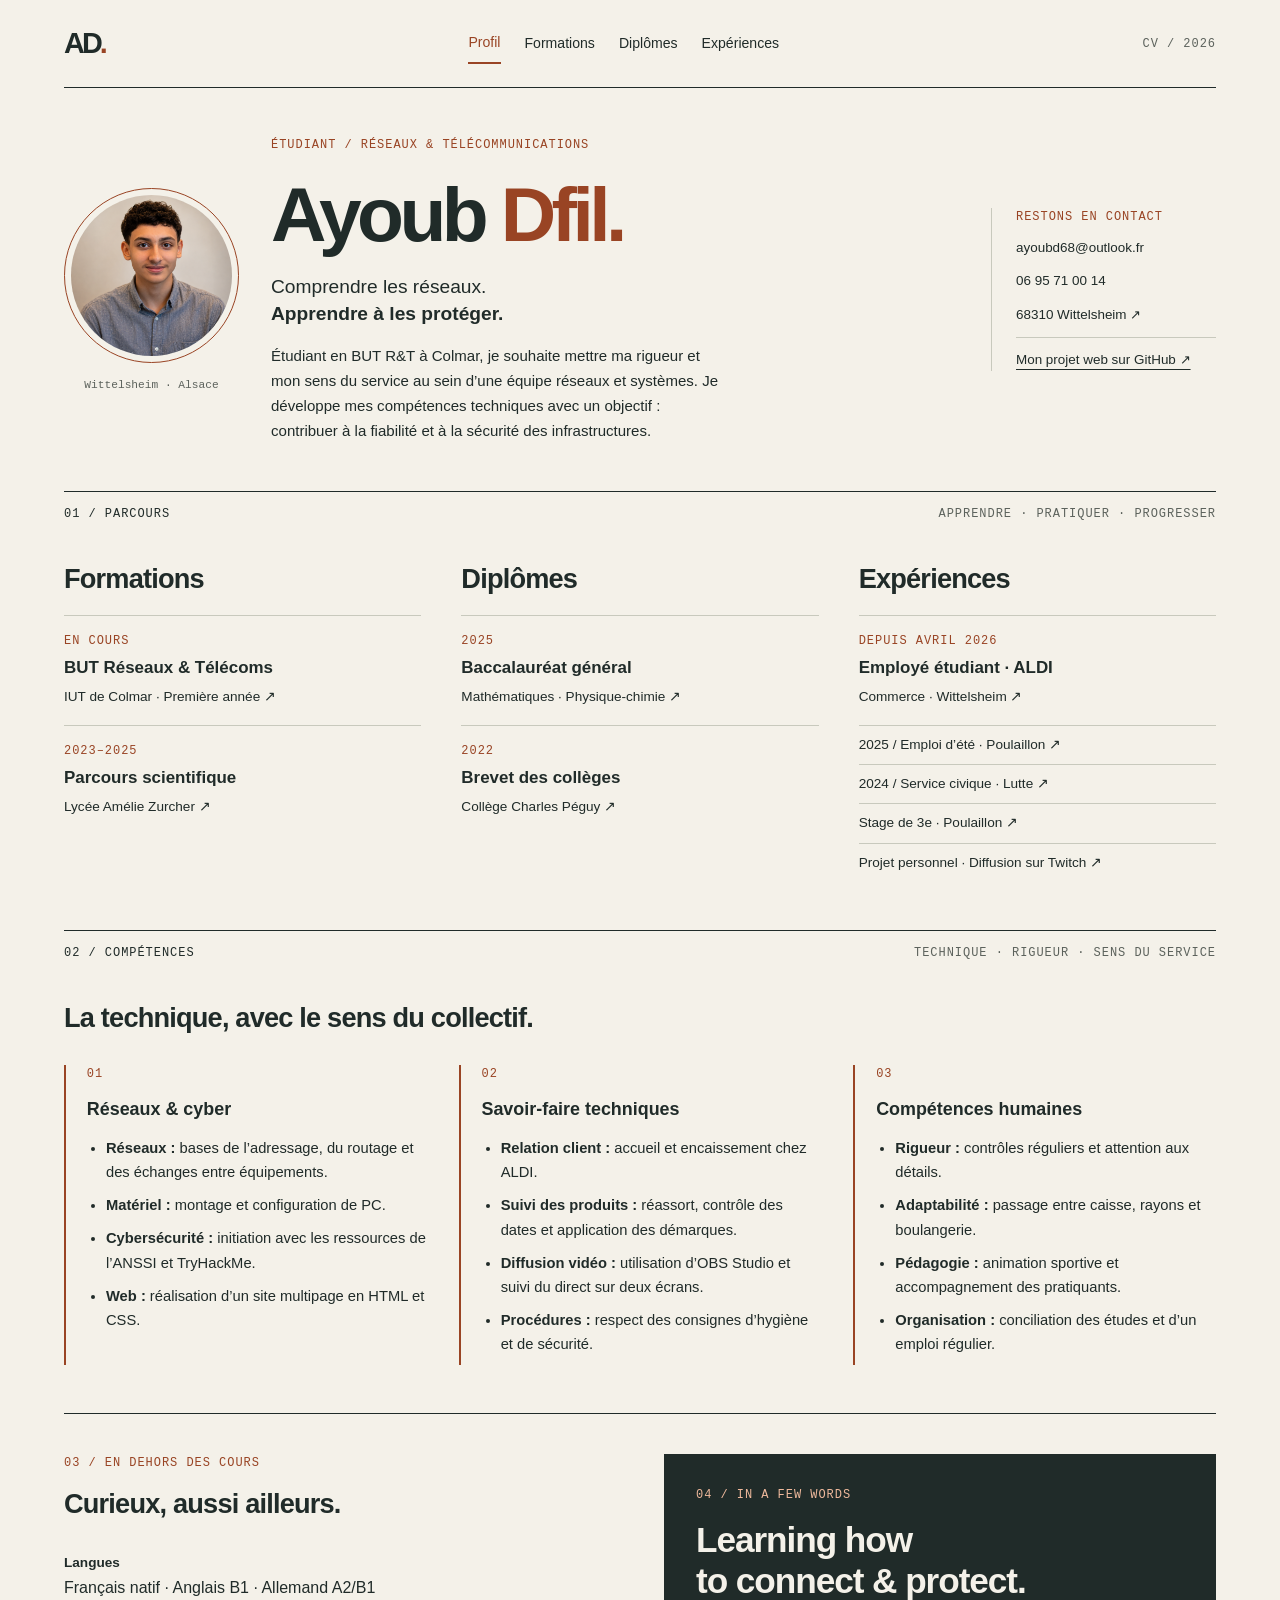
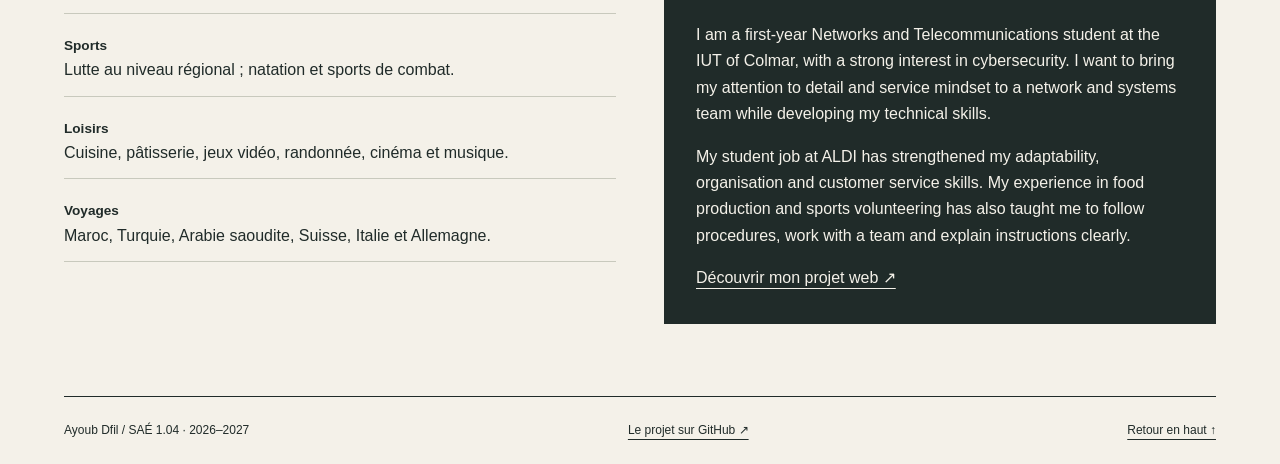
<file: index.html>
<!doctype html>
<html lang="fr">
  <head>
    <meta charset="utf-8">
    <meta name="viewport" content="width=device-width, initial-scale=1">
    <meta name="author" content="Ayoub Dfil">
    <meta name="keywords" content="Ayoub Dfil, CV, réseaux, télécommunications, cybersécurité, IUT Colmar">
    <meta name="description" content="Profil d’Ayoub Dfil, étudiant en BUT Réseaux et Télécommunications à Colmar.">
    <title>Profil — Ayoub Dfil</title>
    <link rel="stylesheet" href="style.css">
  </head>
  <body id="haut">
    <a class="lien-contenu" href="#contenu">Aller au contenu</a>
    <div class="page">
      <nav class="menu" aria-label="Navigation principale">
        <a class="initiales" href="index.html" aria-label="Ayoub Dfil, accueil">AD<span>.</span></a>
        <div class="liens-menu">
          <a href="index.html" aria-current="page">Profil</a>
          <a href="formations.html">Formations</a>
          <a href="diplomes.html">Diplômes</a>
          <a href="experiences.html">Expériences</a>
        </div>
        <span class="annee">CV / 2026</span>
      </nav>
      <header class="presentation">
        <figure class="photo">
          <img src="photo.png" alt="Portrait d’Ayoub Dfil" width="600" height="600">
          <figcaption>Wittelsheim · Alsace</figcaption>
        </figure>
        <div class="identite">
          <p class="etiquette">Étudiant / Réseaux &amp; Télécommunications</p>
          <h1>Ayoub <span>Dfil.</span></h1>
          <p class="objectif">Comprendre les réseaux.<br><strong>Apprendre à les protéger.</strong></p>
          <p>Étudiant en BUT R&amp;T à Colmar, je souhaite mettre ma rigueur et mon sens du service au sein d’une équipe réseaux et systèmes. Je développe mes compétences techniques avec un objectif : contribuer à la fiabilité et à la sécurité des infrastructures.</p>
        </div>
        <address class="coordonnees">
          <span class="etiquette">Restons en contact</span>
          <a href="mailto:ayoubd68@outlook.fr">ayoubd68@outlook.fr</a>
          <a href="tel:+33695710014">06 95 71 00 14</a>
          <a href="https://www.google.com/maps/search/?api=1&amp;query=Wittelsheim+68310">68310 Wittelsheim ↗</a>
          <a class="lien-projet" href="https://github.com/AyoubDev7/CV_AYOUB#readme">Mon projet web sur GitHub ↗</a>
        </address>
      </header>
      <main id="contenu">
        <div class="titre-rubrique">
          <span>01 / Parcours</span>
          <span>Apprendre · pratiquer · progresser</span>
        </div>
        <div class="parcours">
          <section aria-labelledby="titre-formations">
            <h2 id="titre-formations">Formations</h2>
            <a class="lien-parcours" href="formations.html#but"><span class="date">En cours</span><strong>BUT Réseaux &amp; Télécoms</strong><span>IUT de Colmar · Première année ↗</span></a>
            <a class="lien-parcours" href="formations.html#lycee"><span class="date">2023–2025</span><strong>Parcours scientifique</strong><span>Lycée Amélie Zurcher ↗</span></a>
          </section>
          <section aria-labelledby="titre-diplomes">
            <h2 id="titre-diplomes">Diplômes</h2>
            <a class="lien-parcours" href="diplomes.html#bac"><span class="date">2025</span><strong>Baccalauréat général</strong><span>Mathématiques · Physique-chimie ↗</span></a>
            <a class="lien-parcours" href="diplomes.html#brevet"><span class="date">2022</span><strong>Brevet des collèges</strong><span>Collège Charles Péguy ↗</span></a>
          </section>
          <section aria-labelledby="titre-experiences">
            <h2 id="titre-experiences">Expériences</h2>
            <a class="lien-parcours" href="experiences.html#aldi"><span class="date">Depuis avril 2026</span><strong>Employé étudiant · ALDI</strong><span>Commerce · Wittelsheim ↗</span></a>
            <a class="lien-court" href="experiences.html#poulaillon">2025 / Emploi d’été · Poulaillon ↗</a>
            <a class="lien-court" href="experiences.html#service-civique">2024 / Service civique · Lutte ↗</a>
            <a class="lien-court" href="experiences.html#stage">Stage de 3e · Poulaillon ↗</a>
            <a class="lien-court" href="formations.html#twitch">Projet personnel · Diffusion sur Twitch ↗</a>
          </section>
        </div>
        <section id="competences">
          <div class="titre-rubrique">
            <span>02 / Compétences</span>
            <span>Technique · rigueur · sens du service</span>
          </div>
          <h2>La technique, avec le sens du collectif.</h2>
          <div class="liste-competences">
            <article>
              <span class="numero">01</span>
              <h3>Réseaux &amp; cyber</h3>
              <ul>
                <li><strong>Réseaux :</strong> bases de l’adressage, du routage et des échanges entre équipements.</li>
                <li><strong>Matériel :</strong> montage et configuration de PC.</li>
                <li><strong>Cybersécurité :</strong> initiation avec les ressources de l’ANSSI et TryHackMe.</li>
                <li><strong>Web :</strong> réalisation d’un site multipage en HTML et CSS.</li>
              </ul>
            </article>
            <article>
              <span class="numero">02</span>
              <h3>Savoir-faire techniques</h3>
              <ul>
                <li><strong>Relation client :</strong> accueil et encaissement chez ALDI.</li>
                <li><strong>Suivi des produits :</strong> réassort, contrôle des dates et application des démarques.</li>
                <li><strong>Diffusion vidéo :</strong> utilisation d’OBS Studio et suivi du direct sur deux écrans.</li>
                <li><strong>Procédures :</strong> respect des consignes d’hygiène et de sécurité.</li>
              </ul>
            </article>
            <article>
              <span class="numero">03</span>
              <h3>Compétences humaines</h3>
              <ul>
                <li><strong>Rigueur :</strong> contrôles réguliers et attention aux détails.</li>
                <li><strong>Adaptabilité :</strong> passage entre caisse, rayons et boulangerie.</li>
                <li><strong>Pédagogie :</strong> animation sportive et accompagnement des pratiquants.</li>
                <li><strong>Organisation :</strong> conciliation des études et d’un emploi régulier.</li>
              </ul>
            </article>
          </div>
        </section>
        <div class="informations">
          <section id="divers">
            <p class="etiquette">03 / En dehors des cours</p>
            <h2>Curieux, aussi ailleurs.</h2>
            <ul class="liste-loisirs">
              <li><strong>Langues</strong> Français natif · Anglais B1 · Allemand A2/B1</li>
              <li><strong>Sports</strong> Lutte au niveau régional ; natation et sports de combat.</li>
              <li><strong>Loisirs</strong> Cuisine, pâtisserie, jeux vidéo, randonnée, cinéma et musique.</li>
              <li><strong>Voyages</strong> Maroc, Turquie, Arabie saoudite, Suisse, Italie et Allemagne.</li>
            </ul>
          </section>
          <aside class="resume-anglais" lang="en" aria-labelledby="titre-anglais">
            <p class="etiquette">04 / In a few words</p>
            <h2 id="titre-anglais">Learning how<br>to connect &amp; protect.</h2>
            <p>I am a first-year Networks and Telecommunications student at the IUT of Colmar, with a strong interest in cybersecurity. I want to bring my attention to detail and service mindset to a network and systems team while developing my technical skills.</p>
            <p>My student job at ALDI has strengthened my adaptability, organisation and customer service skills. My experience in food production and sports volunteering has also taught me to follow procedures, work with a team and explain instructions clearly.</p>
            <a href="formations.html#projet" lang="fr">Découvrir mon projet web ↗</a>
          </aside>
        </div>
      </main>
      <footer>
        <p>Ayoub Dfil / SAÉ 1.04 · 2026–2027</p>
        <a href="https://github.com/AyoubDev7/CV_AYOUB#readme">Le projet sur GitHub ↗</a>
        <a href="#haut">Retour en haut ↑</a>
      </footer>
    </div>
  </body>
</html>
</file>
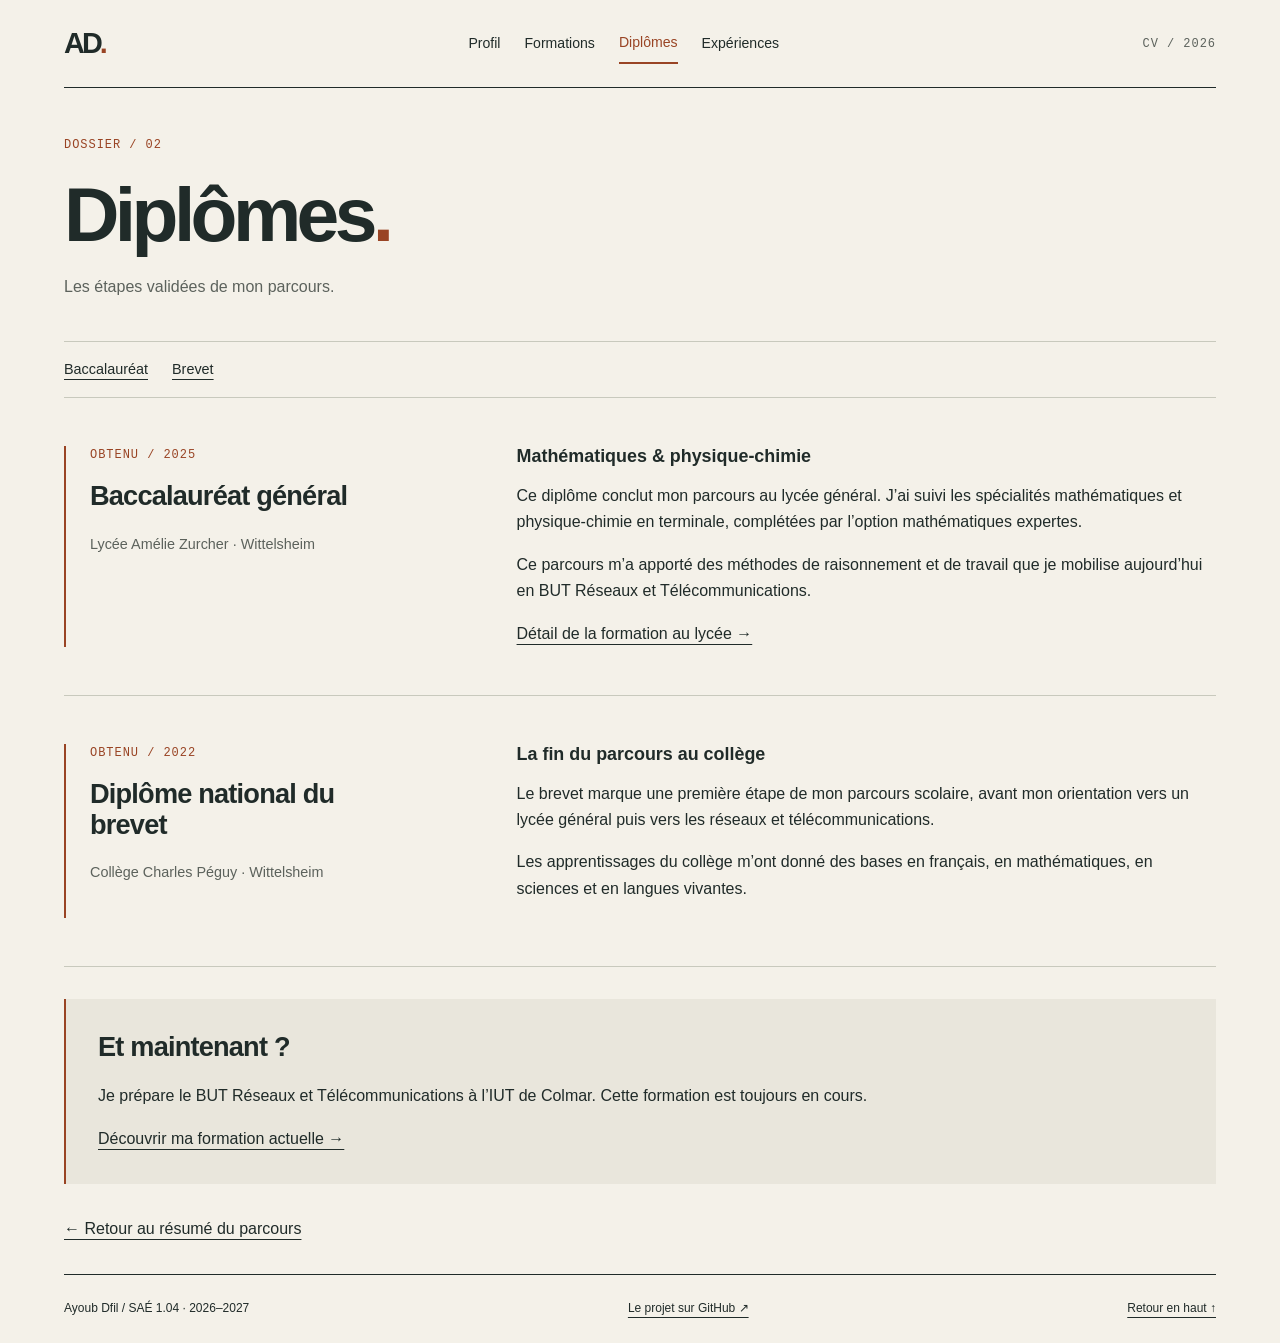
<file: diplomes.html>
<!doctype html>
<html lang="fr">
  <head>
    <meta charset="utf-8">
    <meta name="viewport" content="width=device-width, initial-scale=1">
    <meta name="author" content="Ayoub Dfil">
    <meta name="keywords" content="Ayoub Dfil, CV, réseaux, télécommunications, cybersécurité, IUT Colmar">
    <meta name="description" content="Diplômes d’Ayoub Dfil, étudiant en BUT Réseaux et Télécommunications à Colmar.">
    <title>Diplômes — Ayoub Dfil</title>
    <link rel="stylesheet" href="style.css">
  </head>
  <body id="haut">
    <a class="lien-contenu" href="#contenu">Aller au contenu</a>
    <div class="page">
      <nav class="menu" aria-label="Navigation principale">
        <a class="initiales" href="index.html" aria-label="Ayoub Dfil, accueil">AD<span>.</span></a>
        <div class="liens-menu">
          <a href="index.html">Profil</a>
          <a href="formations.html">Formations</a>
          <a href="diplomes.html" aria-current="page">Diplômes</a>
          <a href="experiences.html">Expériences</a>
        </div>
        <span class="annee">CV / 2026</span>
      </nav>
      <header class="entete-page">
        <p class="etiquette">Dossier / 02</p>
        <h1>Diplômes<span>.</span></h1>
        <p>Les étapes validées de mon parcours.</p>
      </header>
      <main id="contenu">
        <nav class="sommaire" aria-label="Sommaire de la page">
          <a href="#bac">Baccalauréat</a>
          <a href="#brevet">Brevet</a>
        </nav>
        <section class="detail" id="bac">
          <div class="titre-detail">
            <p class="date">Obtenu / 2025</p>
            <h2>Baccalauréat général</h2>
            <p>Lycée Amélie Zurcher · Wittelsheim</p>
          </div>
          <div>
            <h3>Mathématiques &amp; physique-chimie</h3>
            <p>Ce diplôme conclut mon parcours au lycée général. J’ai suivi les spécialités mathématiques et physique-chimie en terminale, complétées par l’option mathématiques expertes.</p>
            <p>Ce parcours m’a apporté des méthodes de raisonnement et de travail que je mobilise aujourd’hui en BUT Réseaux et Télécommunications.</p>
            <a href="formations.html#lycee">Détail de la formation au lycée →</a>
          </div>
        </section>
        <section class="detail" id="brevet">
          <div class="titre-detail">
            <p class="date">Obtenu / 2022</p>
            <h2>Diplôme national du brevet</h2>
            <p>Collège Charles Péguy · Wittelsheim</p>
          </div>
          <div>
            <h3>La fin du parcours au collège</h3>
            <p>Le brevet marque une première étape de mon parcours scolaire, avant mon orientation vers un lycée général puis vers les réseaux et télécommunications.</p>
            <p>Les apprentissages du collège m’ont donné des bases en français, en mathématiques, en sciences et en langues vivantes.</p>
          </div>
        </section>
        <aside class="formation-actuelle">
          <h2>Et maintenant ?</h2>
          <p>Je prépare le BUT Réseaux et Télécommunications à l’IUT de Colmar. Cette formation est toujours en cours.</p>
          <a href="formations.html#but">Découvrir ma formation actuelle →</a>
        </aside>
        <p class="retour"><a href="index.html#titre-diplomes">← Retour au résumé du parcours</a></p>
      </main>
      <footer>
        <p>Ayoub Dfil / SAÉ 1.04 · 2026–2027</p>
        <a href="https://github.com/AyoubDev7/CV_AYOUB#readme">Le projet sur GitHub ↗</a>
        <a href="#haut">Retour en haut ↑</a>
      </footer>
    </div>
  </body>
</html>
</file>
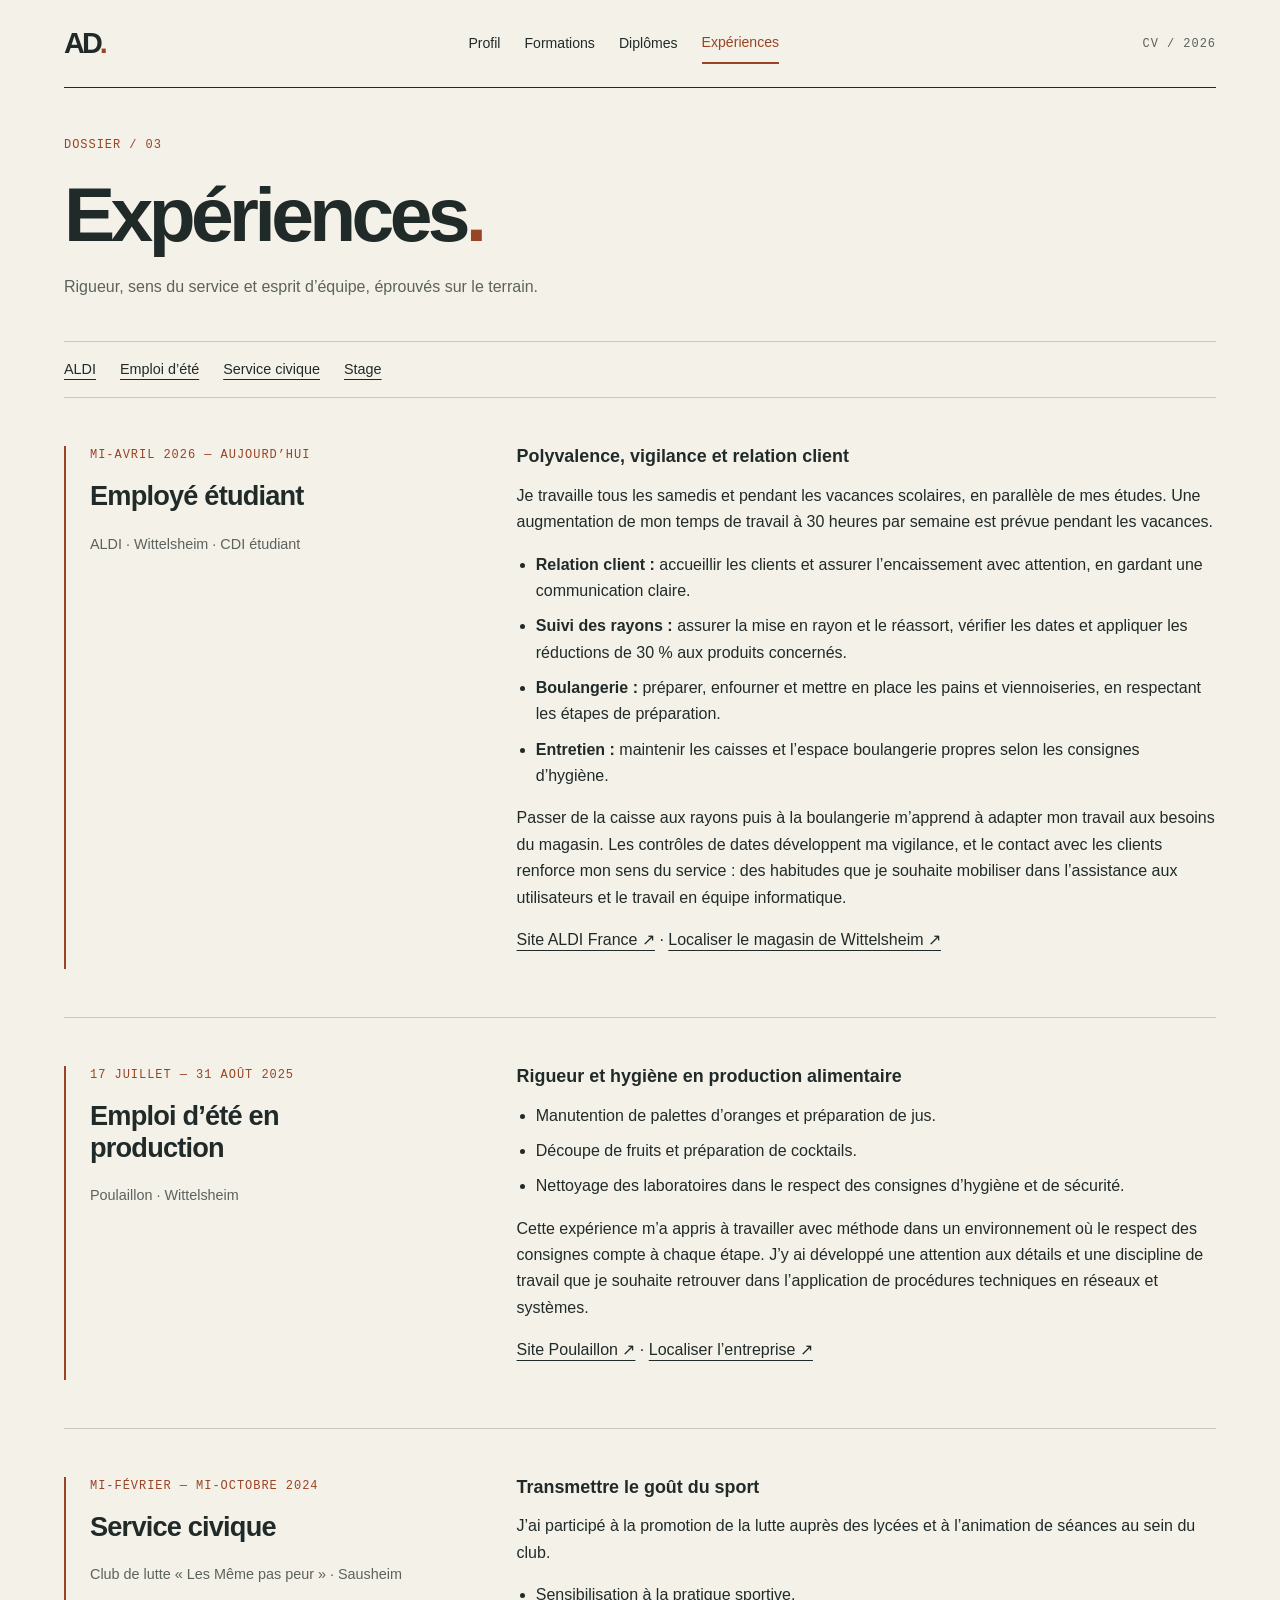
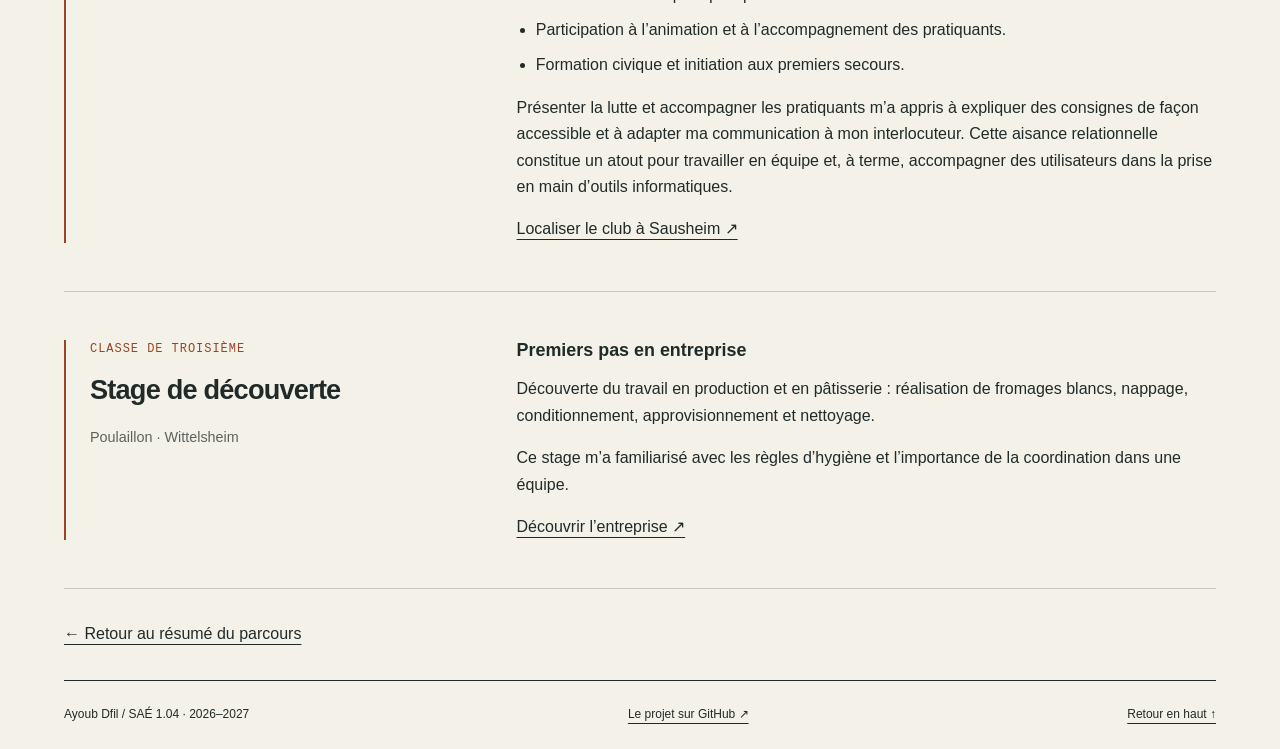
<file: experiences.html>
<!doctype html>
<html lang="fr">
  <head>
    <meta charset="utf-8">
    <meta name="viewport" content="width=device-width, initial-scale=1">
    <meta name="author" content="Ayoub Dfil">
    <meta name="keywords" content="Ayoub Dfil, CV, réseaux, télécommunications, cybersécurité, IUT Colmar">
    <meta name="description" content="Expériences d’Ayoub Dfil, étudiant en BUT Réseaux et Télécommunications à Colmar.">
    <title>Expériences — Ayoub Dfil</title>
    <link rel="stylesheet" href="style.css">
  </head>
  <body id="haut">
    <a class="lien-contenu" href="#contenu">Aller au contenu</a>
    <div class="page">
      <nav class="menu" aria-label="Navigation principale">
        <a class="initiales" href="index.html" aria-label="Ayoub Dfil, accueil">AD<span>.</span></a>
        <div class="liens-menu">
          <a href="index.html">Profil</a>
          <a href="formations.html">Formations</a>
          <a href="diplomes.html">Diplômes</a>
          <a href="experiences.html" aria-current="page">Expériences</a>
        </div>
        <span class="annee">CV / 2026</span>
      </nav>
      <header class="entete-page">
        <p class="etiquette">Dossier / 03</p>
        <h1>Expériences<span>.</span></h1>
        <p>Rigueur, sens du service et esprit d’équipe, éprouvés sur le terrain.</p>
      </header>
      <main id="contenu">
        <nav class="sommaire" aria-label="Sommaire de la page">
          <a href="#aldi">ALDI</a>
          <a href="#poulaillon">Emploi d’été</a>
          <a href="#service-civique">Service civique</a>
          <a href="#stage">Stage</a>
        </nav>
        <section class="detail" id="aldi">
          <div class="titre-detail">
            <p class="date">Mi-avril 2026 — aujourd’hui</p>
            <h2>Employé étudiant</h2>
            <p>ALDI · Wittelsheim · CDI étudiant</p>
          </div>
          <div>
            <h3>Polyvalence, vigilance et relation client</h3>
            <p>Je travaille tous les samedis et pendant les vacances scolaires, en parallèle de mes études. Une augmentation de mon temps de travail à 30 heures par semaine est prévue pendant les vacances.</p>
            <ul>
              <li><strong>Relation client :</strong> accueillir les clients et assurer l’encaissement avec attention, en gardant une communication claire.</li>
              <li><strong>Suivi des rayons :</strong> assurer la mise en rayon et le réassort, vérifier les dates et appliquer les réductions de 30 % aux produits concernés.</li>
              <li><strong>Boulangerie :</strong> préparer, enfourner et mettre en place les pains et viennoiseries, en respectant les étapes de préparation.</li>
              <li><strong>Entretien :</strong> maintenir les caisses et l’espace boulangerie propres selon les consignes d’hygiène.</li>
            </ul>
            <p>Passer de la caisse aux rayons puis à la boulangerie m’apprend à adapter mon travail aux besoins du magasin. Les contrôles de dates développent ma vigilance, et le contact avec les clients renforce mon sens du service : des habitudes que je souhaite mobiliser dans l’assistance aux utilisateurs et le travail en équipe informatique.</p>
            <p><a href="https://www.aldi.fr/">Site ALDI France ↗</a> · <a href="https://www.google.com/maps/search/?api=1&amp;query=ALDI+Wittelsheim">Localiser le magasin de Wittelsheim ↗</a></p>
          </div>
        </section>
        <section class="detail" id="poulaillon">
          <div class="titre-detail">
            <p class="date">17 juillet — 31 août 2025</p>
            <h2>Emploi d’été en production</h2>
            <p>Poulaillon · Wittelsheim</p>
          </div>
          <div>
            <h3>Rigueur et hygiène en production alimentaire</h3>
            <ul>
              <li>Manutention de palettes d’oranges et préparation de jus.</li>
              <li>Découpe de fruits et préparation de cocktails.</li>
              <li>Nettoyage des laboratoires dans le respect des consignes d’hygiène et de sécurité.</li>
            </ul>
            <p>Cette expérience m’a appris à travailler avec méthode dans un environnement où le respect des consignes compte à chaque étape. J’y ai développé une attention aux détails et une discipline de travail que je souhaite retrouver dans l’application de procédures techniques en réseaux et systèmes.</p>
            <p><a href="https://www.poulaillon.fr/">Site Poulaillon ↗</a> · <a href="https://www.google.com/maps/search/?api=1&amp;query=Poulaillon+Wittelsheim">Localiser l’entreprise ↗</a></p>
          </div>
        </section>
        <section class="detail" id="service-civique">
          <div class="titre-detail">
            <p class="date">Mi-février — mi-octobre 2024</p>
            <h2>Service civique</h2>
            <p>Club de lutte « Les Même pas peur » · Sausheim</p>
          </div>
          <div>
            <h3>Transmettre le goût du sport</h3>
            <p>J’ai participé à la promotion de la lutte auprès des lycées et à l’animation de séances au sein du club.</p>
            <ul>
              <li>Sensibilisation à la pratique sportive.</li>
              <li>Participation à l’animation et à l’accompagnement des pratiquants.</li>
              <li>Formation civique et initiation aux premiers secours.</li>
            </ul>
            <p>Présenter la lutte et accompagner les pratiquants m’a appris à expliquer des consignes de façon accessible et à adapter ma communication à mon interlocuteur. Cette aisance relationnelle constitue un atout pour travailler en équipe et, à terme, accompagner des utilisateurs dans la prise en main d’outils informatiques.</p>
            <a href="https://www.google.com/maps/search/?api=1&amp;query=club+lutte+Sausheim">Localiser le club à Sausheim ↗</a>
          </div>
        </section>
        <section class="detail" id="stage">
          <div class="titre-detail">
            <p class="date">Classe de troisième</p>
            <h2>Stage de découverte</h2>
            <p>Poulaillon · Wittelsheim</p>
          </div>
          <div>
            <h3>Premiers pas en entreprise</h3>
            <p>Découverte du travail en production et en pâtisserie : réalisation de fromages blancs, nappage, conditionnement, approvisionnement et nettoyage.</p>
            <p>Ce stage m’a familiarisé avec les règles d’hygiène et l’importance de la coordination dans une équipe.</p>
            <a href="https://www.poulaillon.fr/">Découvrir l’entreprise ↗</a>
          </div>
        </section>
        <p class="retour"><a href="index.html#titre-experiences">← Retour au résumé du parcours</a></p>
      </main>
      <footer>
        <p>Ayoub Dfil / SAÉ 1.04 · 2026–2027</p>
        <a href="https://github.com/AyoubDev7/CV_AYOUB#readme">Le projet sur GitHub ↗</a>
        <a href="#haut">Retour en haut ↑</a>
      </footer>
    </div>
  </body>
</html>
</file>
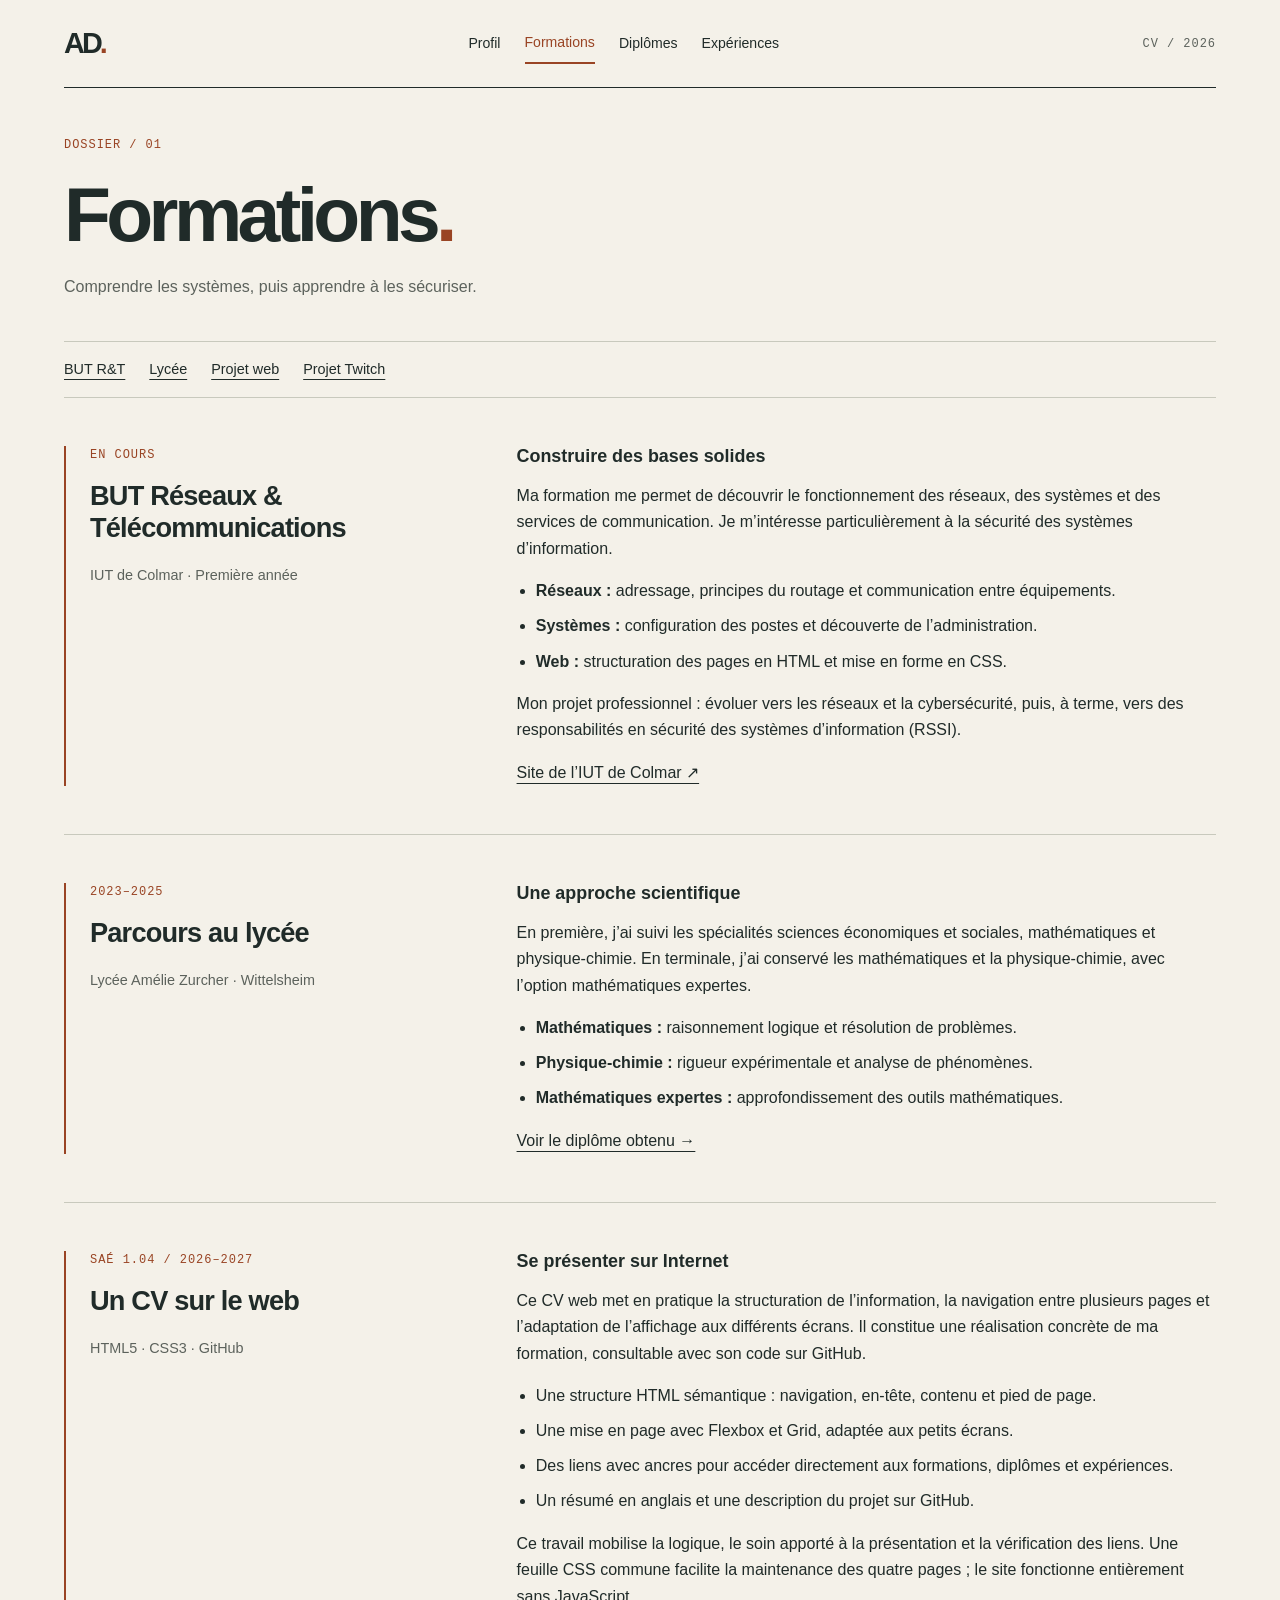
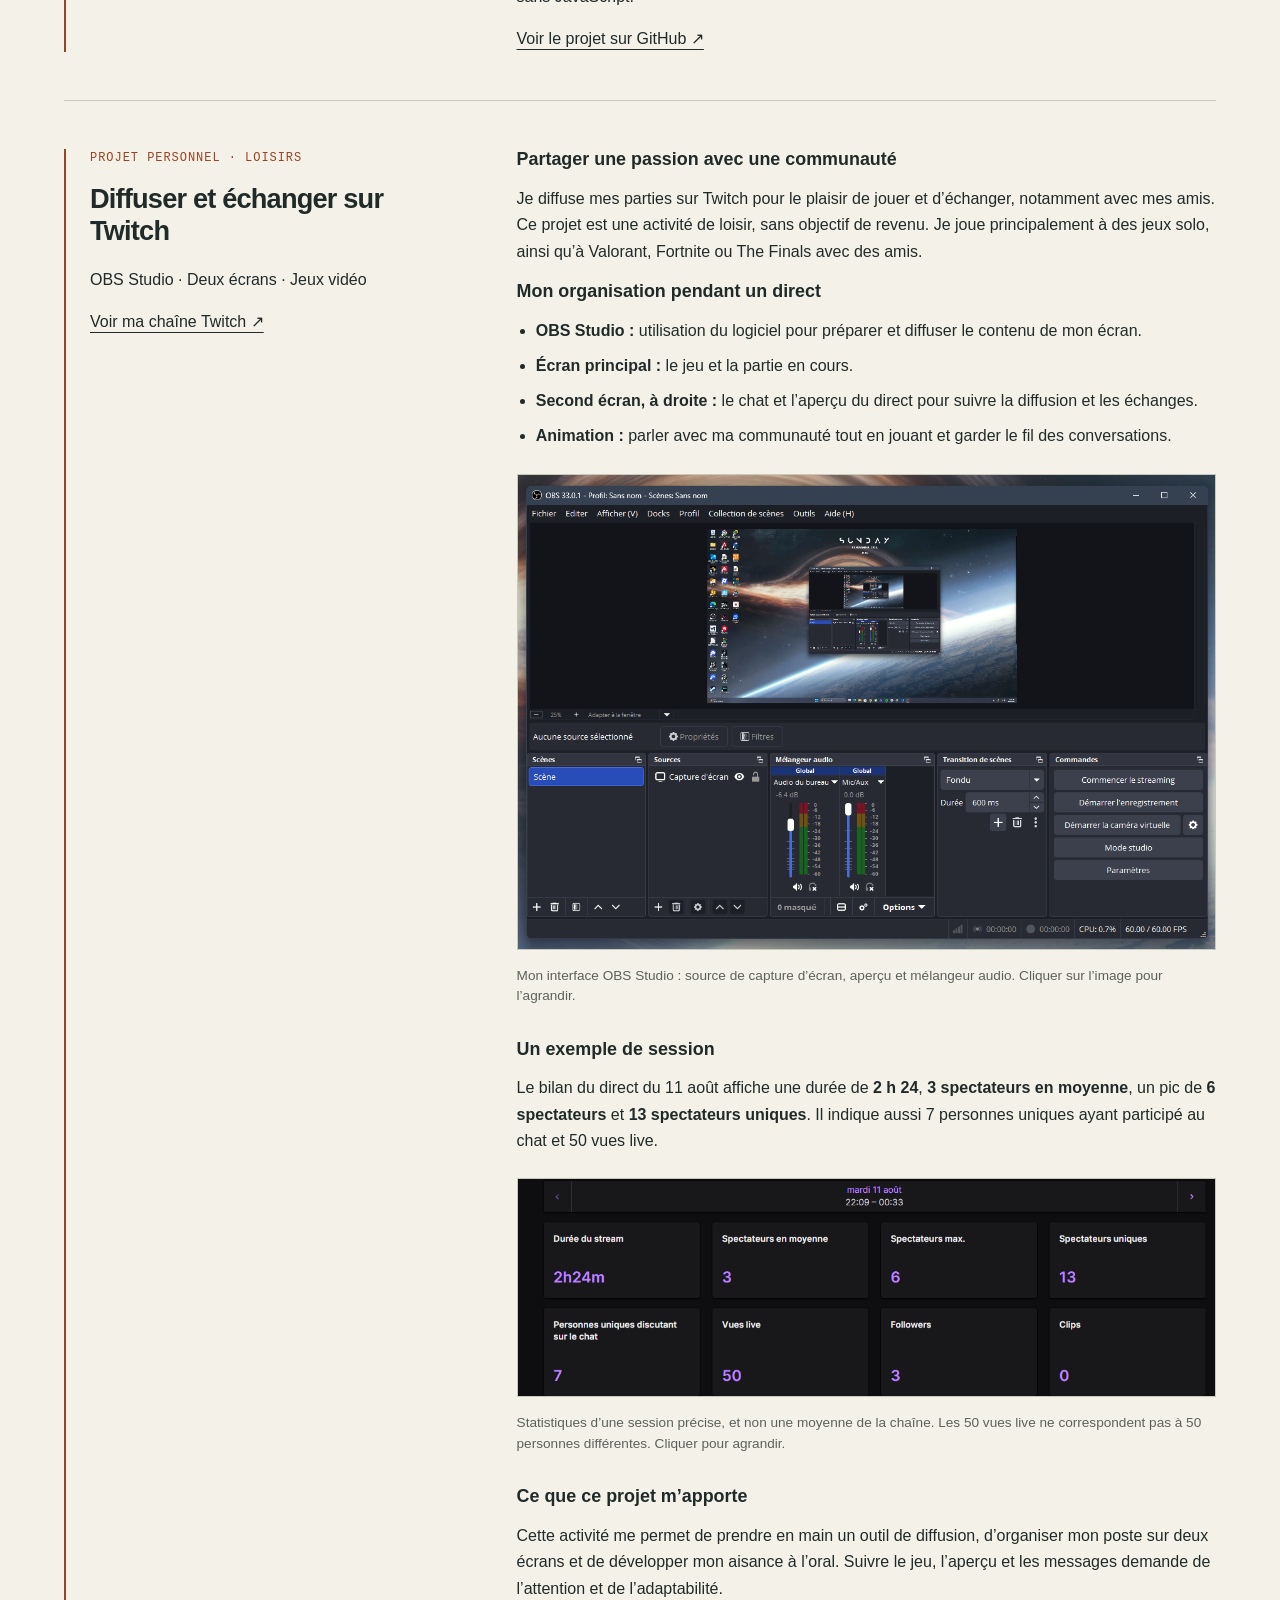
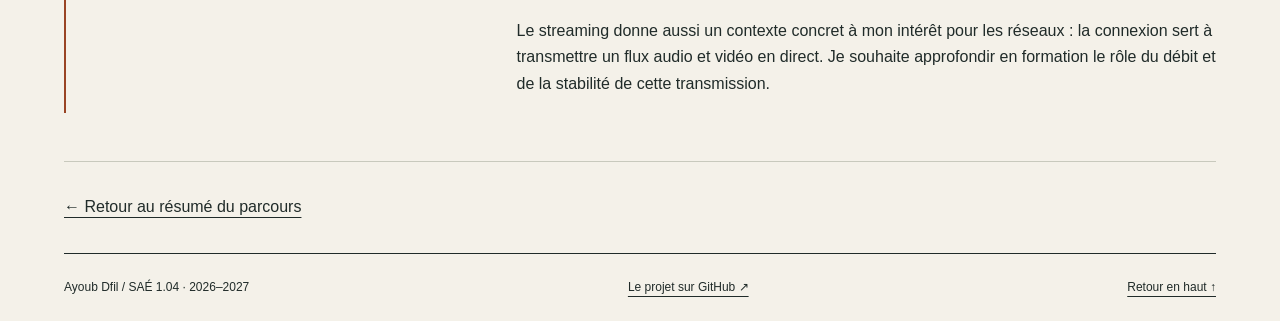
<file: formations.html>
<!doctype html>
<html lang="fr">
  <head>
    <meta charset="utf-8">
    <meta name="viewport" content="width=device-width, initial-scale=1">
    <meta name="author" content="Ayoub Dfil">
    <meta name="keywords" content="Ayoub Dfil, CV, réseaux, télécommunications, cybersécurité, IUT Colmar">
    <meta name="description" content="Formations d’Ayoub Dfil, étudiant en BUT Réseaux et Télécommunications à Colmar.">
    <title>Formations — Ayoub Dfil</title>
    <link rel="stylesheet" href="style.css">
  </head>
  <body id="haut">
    <a class="lien-contenu" href="#contenu">Aller au contenu</a>
    <div class="page">
      <nav class="menu" aria-label="Navigation principale">
        <a class="initiales" href="index.html" aria-label="Ayoub Dfil, accueil">AD<span>.</span></a>
        <div class="liens-menu">
          <a href="index.html">Profil</a>
          <a href="formations.html" aria-current="page">Formations</a>
          <a href="diplomes.html">Diplômes</a>
          <a href="experiences.html">Expériences</a>
        </div>
        <span class="annee">CV / 2026</span>
      </nav>
      <header class="entete-page">
        <p class="etiquette">Dossier / 01</p>
        <h1>Formations<span>.</span></h1>
        <p>Comprendre les systèmes, puis apprendre à les sécuriser.</p>
      </header>
      <main id="contenu">
        <nav class="sommaire" aria-label="Sommaire de la page">
          <a href="#but">BUT R&amp;T</a>
          <a href="#lycee">Lycée</a>
          <a href="#projet">Projet web</a>
          <a href="#twitch">Projet Twitch</a>
        </nav>
        <section class="detail" id="but">
          <div class="titre-detail">
            <p class="date">En cours</p>
            <h2>BUT Réseaux &amp; Télécommunications</h2>
            <p>IUT de Colmar · Première année</p>
          </div>
          <div>
            <h3>Construire des bases solides</h3>
            <p>Ma formation me permet de découvrir le fonctionnement des réseaux, des systèmes et des services de communication. Je m’intéresse particulièrement à la sécurité des systèmes d’information.</p>
            <ul>
              <li><strong>Réseaux :</strong> adressage, principes du routage et communication entre équipements.</li>
              <li><strong>Systèmes :</strong> configuration des postes et découverte de l’administration.</li>
              <li><strong>Web :</strong> structuration des pages en HTML et mise en forme en CSS.</li>
            </ul>
            <p>Mon projet professionnel : évoluer vers les réseaux et la cybersécurité, puis, à terme, vers des responsabilités en sécurité des systèmes d’information (RSSI).</p>
            <a href="https://www.iutcolmar.uha.fr/">Site de l’IUT de Colmar ↗</a>
          </div>
        </section>
        <section class="detail" id="lycee">
          <div class="titre-detail">
            <p class="date">2023–2025</p>
            <h2>Parcours au lycée</h2>
            <p>Lycée Amélie Zurcher · Wittelsheim</p>
          </div>
          <div>
            <h3>Une approche scientifique</h3>
            <p>En première, j’ai suivi les spécialités sciences économiques et sociales, mathématiques et physique-chimie. En terminale, j’ai conservé les mathématiques et la physique-chimie, avec l’option mathématiques expertes.</p>
            <ul>
              <li><strong>Mathématiques :</strong> raisonnement logique et résolution de problèmes.</li>
              <li><strong>Physique-chimie :</strong> rigueur expérimentale et analyse de phénomènes.</li>
              <li><strong>Mathématiques expertes :</strong> approfondissement des outils mathématiques.</li>
            </ul>
            <a href="diplomes.html#bac">Voir le diplôme obtenu →</a>
          </div>
        </section>
        <section class="detail" id="projet">
          <div class="titre-detail">
            <p class="date">SAÉ 1.04 / 2026–2027</p>
            <h2>Un CV sur le web</h2>
            <p>HTML5 · CSS3 · GitHub</p>
          </div>
          <div>
            <h3>Se présenter sur Internet</h3>
            <p>Ce CV web met en pratique la structuration de l’information, la navigation entre plusieurs pages et l’adaptation de l’affichage aux différents écrans. Il constitue une réalisation concrète de ma formation, consultable avec son code sur GitHub.</p>
            <ul>
              <li>Une structure HTML sémantique : navigation, en-tête, contenu et pied de page.</li>
              <li>Une mise en page avec Flexbox et Grid, adaptée aux petits écrans.</li>
              <li>Des liens avec ancres pour accéder directement aux formations, diplômes et expériences.</li>
              <li>Un résumé en anglais et une description du projet sur GitHub.</li>
            </ul>
            <p>Ce travail mobilise la logique, le soin apporté à la présentation et la vérification des liens. Une feuille CSS commune facilite la maintenance des quatre pages ; le site fonctionne entièrement sans JavaScript.</p>
            <a href="https://github.com/AyoubDev7/CV_AYOUB#readme">Voir le projet sur GitHub ↗</a>
          </div>
        </section>
        <section class="detail" id="twitch">
          <div class="titre-detail">
            <p class="date">Projet personnel · Loisirs</p>
            <h2>Diffuser et échanger sur Twitch</h2>
            <p>OBS Studio · Deux écrans · Jeux vidéo</p>
            <a href="https://www.twitch.tv/ayoubdark68">Voir ma chaîne Twitch ↗</a>
          </div>
          <div>
            <h3>Partager une passion avec une communauté</h3>
            <p>Je diffuse mes parties sur Twitch pour le plaisir de jouer et d’échanger, notamment avec mes amis. Ce projet est une activité de loisir, sans objectif de revenu. Je joue principalement à des jeux solo, ainsi qu’à Valorant, Fortnite ou The Finals avec des amis.</p>
            <h3>Mon organisation pendant un direct</h3>
            <ul>
              <li><strong>OBS Studio :</strong> utilisation du logiciel pour préparer et diffuser le contenu de mon écran.</li>
              <li><strong>Écran principal :</strong> le jeu et la partie en cours.</li>
              <li><strong>Second écran, à droite :</strong> le chat et l’aperçu du direct pour suivre la diffusion et les échanges.</li>
              <li><strong>Animation :</strong> parler avec ma communauté tout en jouant et garder le fil des conversations.</li>
            </ul>
            <figure class="illustration">
              <a href="capture-obs.png"><img src="capture-obs.png" alt="OBS Studio avec une source de capture d’écran, un aperçu et les pistes audio du bureau et du microphone" width="1112" height="756" loading="lazy"></a>
              <figcaption>Mon interface OBS Studio : source de capture d’écran, aperçu et mélangeur audio. Cliquer sur l’image pour l’agrandir.</figcaption>
            </figure>
            <h3>Un exemple de session</h3>
            <p>Le bilan du direct du 11 août affiche une durée de <strong>2 h 24</strong>, <strong>3 spectateurs en moyenne</strong>, un pic de <strong>6 spectateurs</strong> et <strong>13 spectateurs uniques</strong>. Il indique aussi 7 personnes uniques ayant participé au chat et 50 vues live.</p>
            <figure class="illustration">
              <a href="bilan-twitch.png"><img src="bilan-twitch.png" alt="Bilan Twitch du 11 août : 2 h 24 de direct, 3 spectateurs en moyenne, maximum de 6 et 13 spectateurs uniques" width="1112" height="346" loading="lazy"></a>
              <figcaption>Statistiques d’une session précise, et non une moyenne de la chaîne. Les 50 vues live ne correspondent pas à 50 personnes différentes. Cliquer pour agrandir.</figcaption>
            </figure>
            <h3>Ce que ce projet m’apporte</h3>
            <p>Cette activité me permet de prendre en main un outil de diffusion, d’organiser mon poste sur deux écrans et de développer mon aisance à l’oral. Suivre le jeu, l’aperçu et les messages demande de l’attention et de l’adaptabilité.</p>
            <p>Le streaming donne aussi un contexte concret à mon intérêt pour les réseaux : la connexion sert à transmettre un flux audio et vidéo en direct. Je souhaite approfondir en formation le rôle du débit et de la stabilité de cette transmission.</p>
          </div>
        </section>
        <p class="retour"><a href="index.html#titre-formations">← Retour au résumé du parcours</a></p>
      </main>
      <footer>
        <p>Ayoub Dfil / SAÉ 1.04 · 2026–2027</p>
        <a href="https://github.com/AyoubDev7/CV_AYOUB#readme">Le projet sur GitHub ↗</a>
        <a href="#haut">Retour en haut ↑</a>
      </footer>
    </div>
  </body>
</html>
</file>
<file: style.css>
/* 1. Base commune : palette et typographie. */
:root {
  --fond: #f4f1e9;
  --texte: #202b29;
  --texte-secondaire: #5c625c;
  --cuivre: #994424;
  --bordure: #c8c9bd;
}
* { box-sizing: border-box; }
html { scroll-behavior: smooth; }
body { margin: 0; background: var(--fond); color: var(--texte); font: 16px/1.65 Arial, sans-serif; }
.page { width: min(1180px, 90%); margin: auto; }
a { color: inherit; text-underline-offset: 5px; }
a:hover { color: var(--cuivre); }
a:focus-visible { outline: 3px solid var(--cuivre); outline-offset: 5px; }
p { margin: 0 0 1rem; }
h1, h2, h3 { line-height: 1.15; }
h1 { margin: .5rem 0 1rem; font-size: clamp(3rem, 6vw, 5.6rem); letter-spacing: -.06em; }
h1 span { color: var(--cuivre); }
h2 { margin: 0 0 1.3rem; font-size: 1.7rem; letter-spacing: -.03em; }
h3 { margin: 0 0 1rem; font-size: 1.12rem; }
ul { padding-left: 1.2rem; }
li { margin-bottom: .55rem; }
section[id], main, body { scroll-margin-top: 1.5rem; }
/* Repérer la rubrique atteinte après un clic sur une ancre. */
.detail:target h2, h2:target { text-decoration: underline; text-decoration-color: var(--cuivre); text-underline-offset: .3em; }
.retour { margin-top: 2rem; }
.etiquette, .date, .titre-rubrique, .annee, .numero { font: .75rem/1.5 Consolas, monospace; letter-spacing: .08em; text-transform: uppercase; }
.etiquette, .date { color: var(--cuivre); }
.lien-contenu { position: absolute; left: 1rem; top: -5rem; padding: .6rem; background: white; z-index: 2; }
.lien-contenu:focus { top: 1rem; }

/* 2. Navigation et présentation. */
.menu, .liens-menu, footer { display: flex; align-items: center; justify-content: space-between; gap: 1.5rem; }
.menu { min-height: 88px; border-bottom: 1px solid var(--texte); }
.initiales { font-size: 1.8rem; font-weight: bold; text-decoration: none; letter-spacing: -.1em; }
.initiales span { color: var(--cuivre); }
.liens-menu a { padding: .5rem 0; font-size: .88rem; text-decoration: none; }
.liens-menu a[aria-current] { border-bottom: 2px solid var(--cuivre); color: var(--cuivre); }
.annee { color: var(--texte-secondaire); }
.presentation { display: grid; grid-template-columns: 175px minmax(0, 1fr) 225px; align-items: center; gap: 2rem; padding: 3rem 0; }
.photo { margin: 0; text-align: center; }
.photo img { display: block; width: 100%; height: auto; border-radius: 50%; border: 1px solid var(--cuivre); padding: 6px; }
figcaption { margin-top: 1rem; font: .7rem Consolas, monospace; color: var(--texte-secondaire); }
.identite > p:last-child { max-width: 54ch; font-size: .94rem; margin-bottom: 0; }
.objectif { font-size: 1.2rem; line-height: 1.4; }
.coordonnees { display: flex; flex-direction: column; gap: .7rem; border-left: 1px solid var(--bordure); padding-left: 1.5rem; font-style: normal; font-size: .84rem; overflow-wrap: anywhere; }
.coordonnees a { text-decoration: none; }
.coordonnees .lien-projet { padding-top: .7rem; border-top: 1px solid var(--bordure); text-decoration: underline; }

/* 3. Accueil : colonnes ouvertes, trois compétences en Flexbox. */
.titre-rubrique { display: flex; justify-content: space-between; gap: 1rem; border-top: 1px solid var(--texte); padding: .8rem 0; margin-bottom: 1.7rem; }
.titre-rubrique span:last-child { color: var(--texte-secondaire); }
.parcours { display: grid; grid-template-columns: repeat(3, 1fr); gap: 2.5rem; margin-bottom: 3rem; }
.lien-parcours { display: flex; flex-direction: column; text-decoration: none; padding: 1rem 0; border-top: 1px solid var(--bordure); }
.lien-parcours strong { margin: .25rem 0; font-size: 1.06rem; }
.lien-parcours > span:last-child, .lien-court { font-size: .85rem; }
.lien-court { display: block; padding: .5rem 0; border-top: 1px solid var(--bordure); text-decoration: none; }
.liste-competences { display: flex; gap: 2rem; margin: 2rem 0 3rem; }
.liste-competences article { flex: 1; min-width: 0; border-left: 2px solid var(--cuivre); padding-left: 1.3rem; }
.numero { display: block; margin-bottom: 1rem; color: var(--cuivre); }
.liste-competences ul { margin-bottom: 0; font-size: .92rem; }
.informations { display: grid; grid-template-columns: 1fr 1fr; gap: 3rem; padding: 2.5rem 0; border-top: 1px solid var(--texte); }
.liste-loisirs { list-style: none; padding: 0; }
.liste-loisirs li { padding: .75rem 0; border-bottom: 1px solid var(--bordure); }
.liste-loisirs strong { display: block; font-size: .85rem; }
.resume-anglais { padding: 2rem; background: var(--texte); color: var(--fond); }
.resume-anglais .etiquette { color: #efb99c; }
.resume-anglais a:hover { color: #efb99c; }
.resume-anglais h2 { font-size: 2.2rem; }

/* 4. Pages de détail : dates à gauche, descriptions à droite. */
.entete-page { padding: 3rem 0 1.5rem; }
.entete-page > p:last-child { color: var(--texte-secondaire); }
.sommaire { display: flex; flex-wrap: wrap; gap: 1.5rem; padding: 1rem 0; border-block: 1px solid var(--bordure); }
.sommaire a { font-size: .9rem; }
.detail { display: grid; grid-template-columns: 1fr 1.8fr; gap: 4rem; padding: 3rem 0; border-bottom: 1px solid var(--bordure); }
.titre-detail { border-left: 2px solid var(--cuivre); padding-left: 1.5rem; }
.titre-detail h2 { max-width: 20ch; }
.titre-detail > p:last-child { color: var(--texte-secondaire); font-size: .9rem; }
.formation-actuelle { padding: 2rem; margin-top: 2rem; border-left: 2px solid var(--cuivre); background: #e9e6dc; }
footer { padding: 1.5rem 0; margin-top: 2rem; border-top: 1px solid var(--texte); font-size: .75rem; flex-wrap: wrap; }
footer p { margin: 0; }

/* Illustrations du projet personnel, sans déformer les captures. */
.illustration { margin: 1.5rem 0 2rem; }
.illustration img { display: block; width: 100%; height: auto; border: 1px solid var(--bordure); }
.illustration figcaption { font: .85rem/1.5 Arial, sans-serif; }

/* 5. Fenêtre réduite, mobile, mouvement et impression. */
@media (max-width: 1000px) {
  .presentation { grid-template-columns: 145px 1fr; gap: 1.5rem; }
  .coordonnees { grid-column: 1 / -1; flex-direction: row; flex-wrap: wrap; border-left: 0; border-top: 1px solid var(--bordure); padding: 1rem 0 0; }
  .coordonnees .etiquette { width: 100%; }
  .coordonnees .lien-projet { padding: 0; border: 0; }
  .parcours { gap: 1.5rem; }
  .detail { gap: 2rem; }
}
@media (max-width: 700px) {
  .menu { gap: 1rem; flex-wrap: wrap; padding: 1rem 0; }
  .liens-menu { gap: 1rem; flex-wrap: wrap; }
  .annee { display: none; }
  .presentation { grid-template-columns: 100px 1fr; padding: 2rem 0; align-items: start; }
  .presentation h1 { font-size: 3rem; }
  .presentation .etiquette { font-size: .65rem; }
  .identite > p:last-child { font-size: .9rem; }
  .objectif { font-size: 1rem; }
  .titre-rubrique span:last-child { display: none; }
  .parcours, .informations, .detail { grid-template-columns: 1fr; }
  .liste-competences { flex-direction: column; }
  .parcours { gap: 2rem; }
  .detail { gap: 1rem; padding: 2rem 0; }
  .informations { gap: 2rem; }
  .entete-page { padding-top: 2rem; }
  .resume-anglais { padding: 1.5rem; }
}
@media (prefers-reduced-motion: reduce) { html { scroll-behavior: auto; } }
</file>
